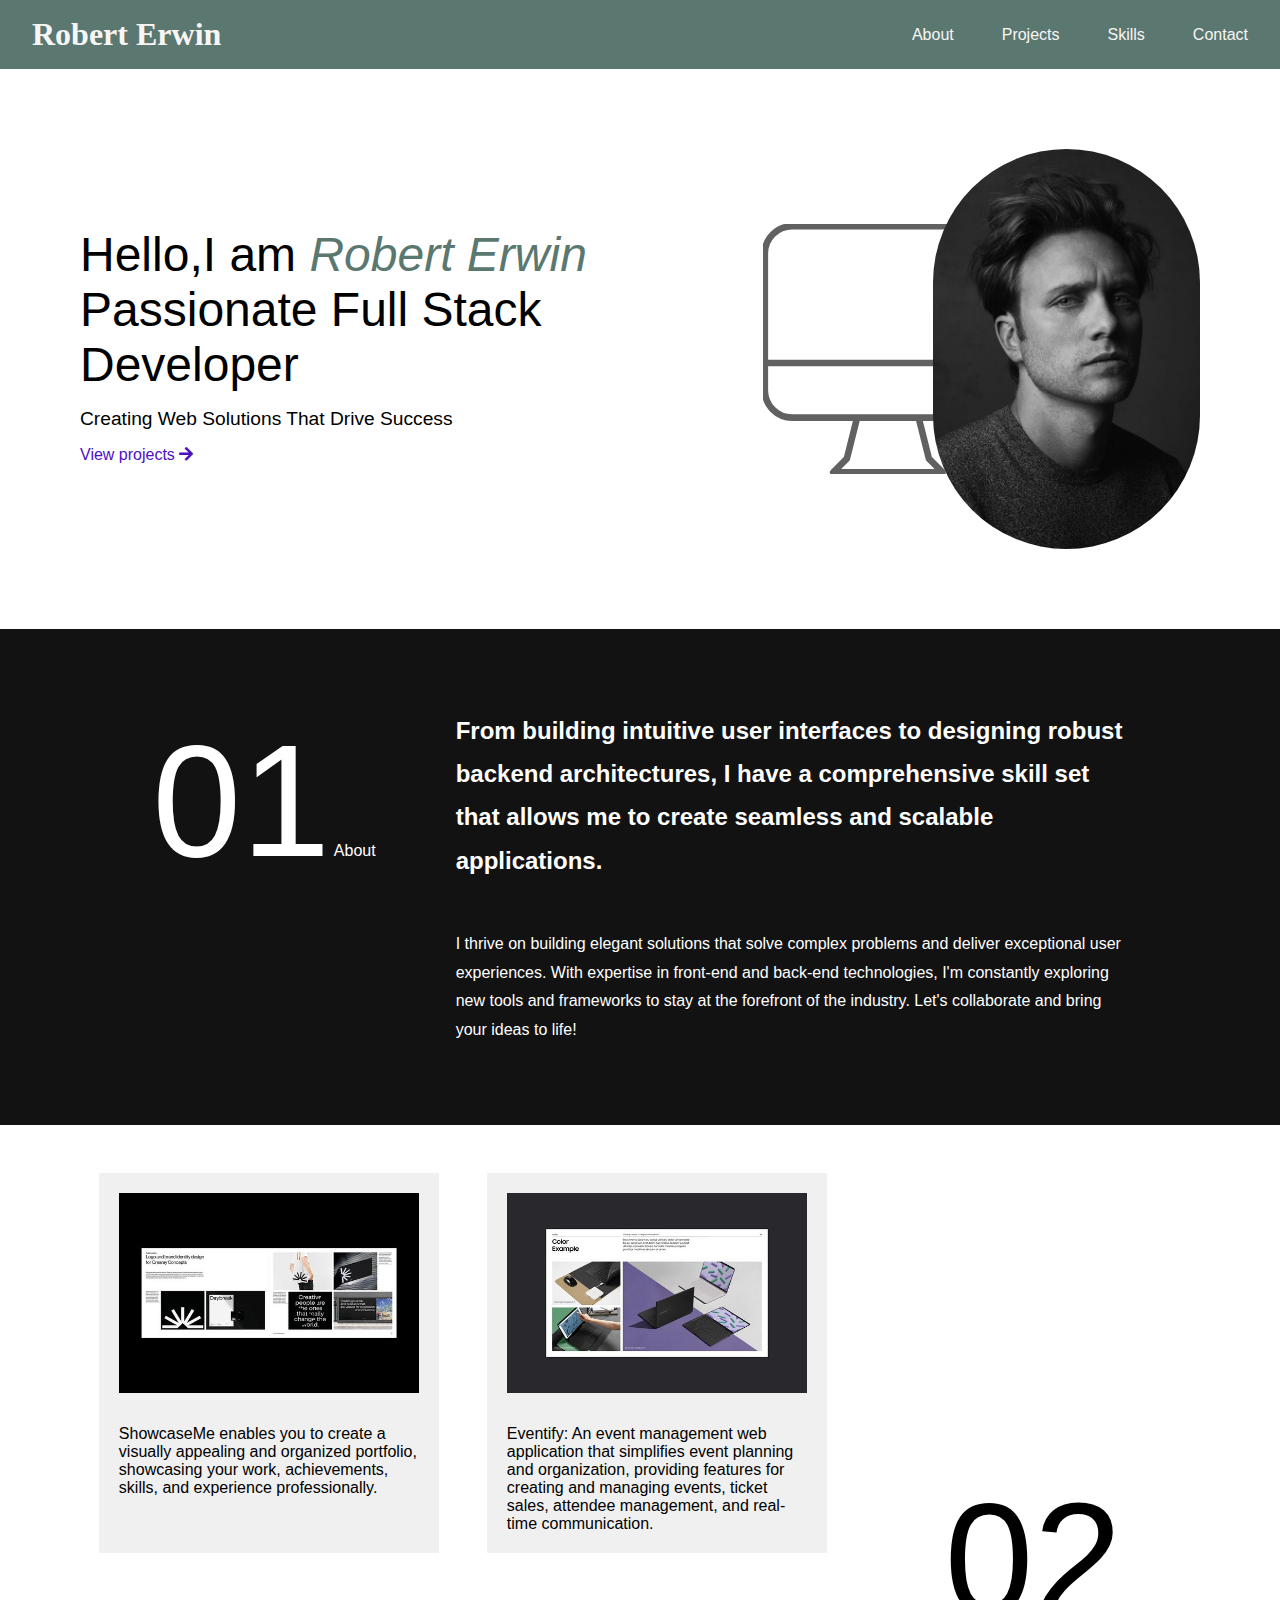
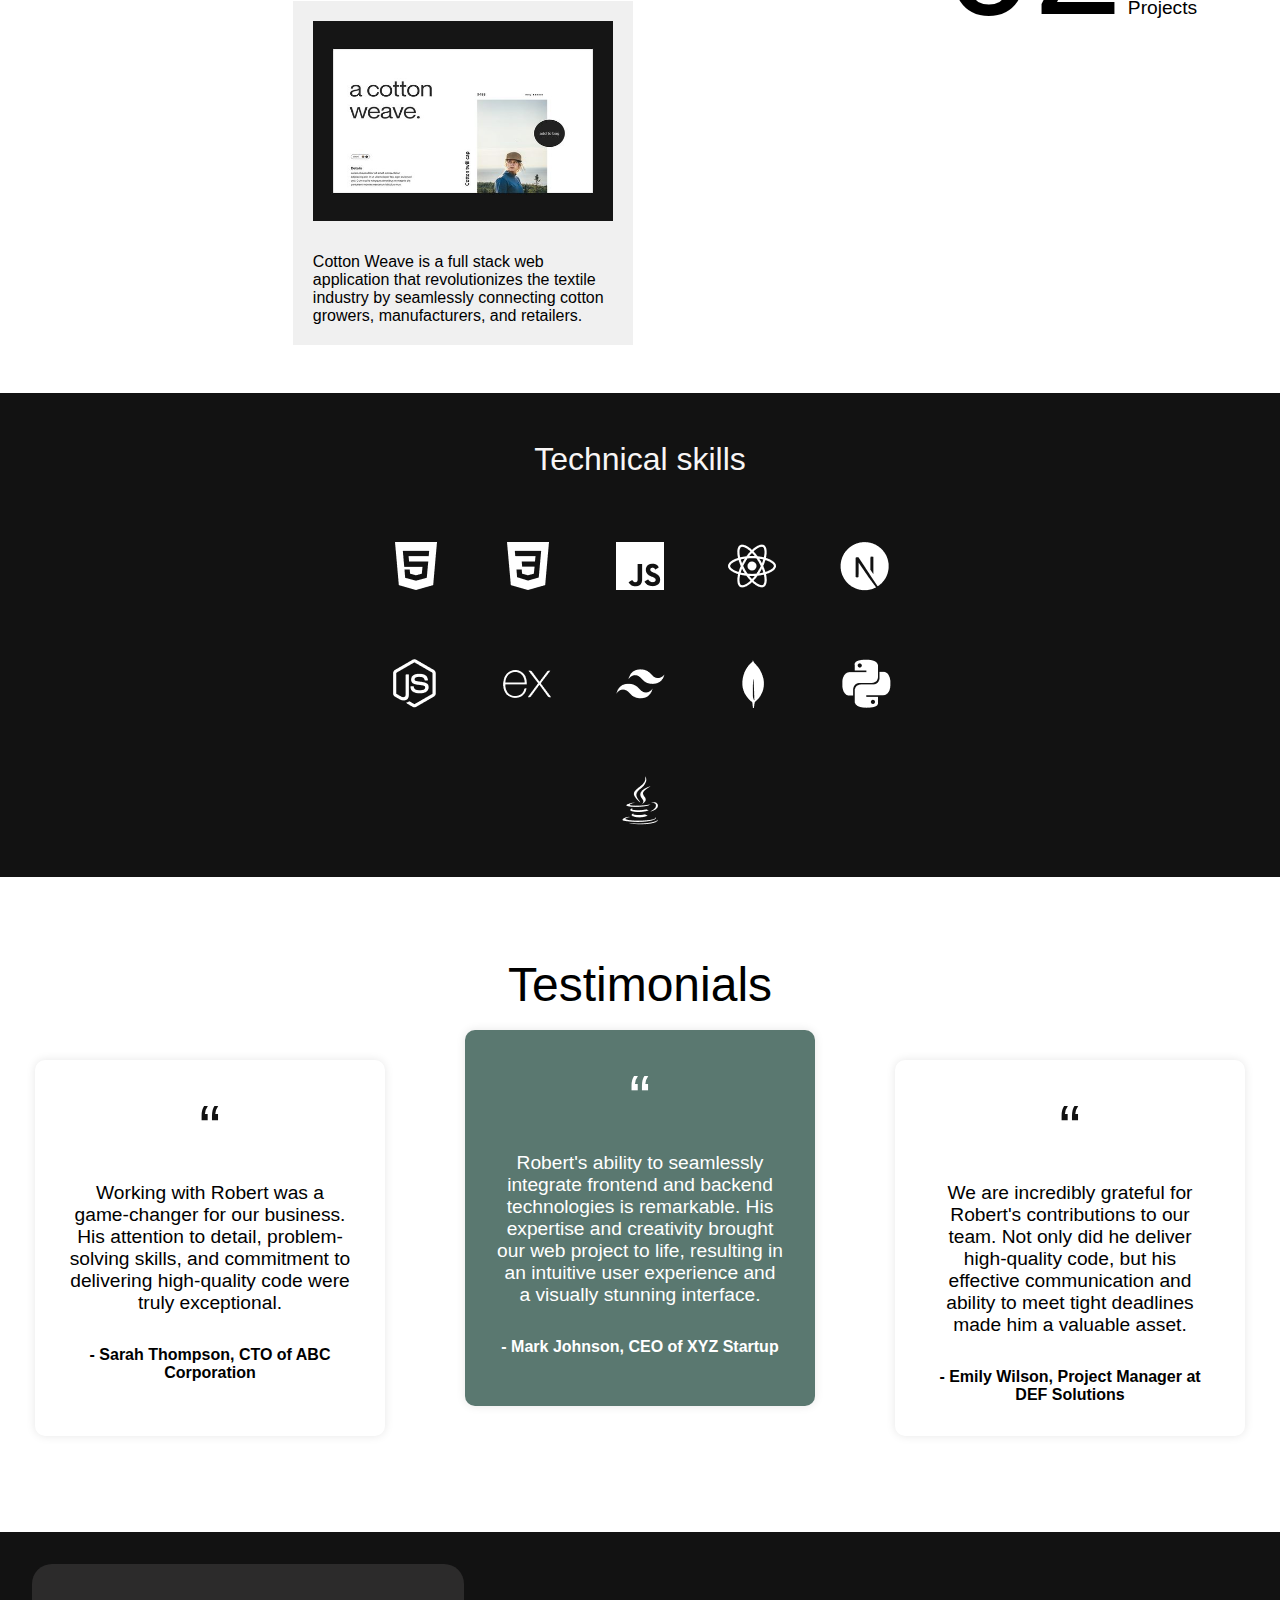
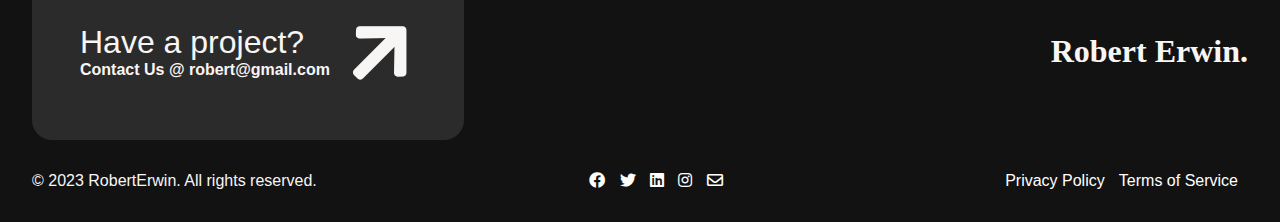
<file: techportfolio/port/index.html>
<!DOCTYPE html>
<html lang="en">
  <head>
    <meta charset="UTF-8" />
    <meta name="viewport" content="width=device-width, initial-scale=1.0" />
    <link
      href="https://api.fontshare.com/v2/css?f[]=poppins@701,200,500,301,201,300,601,600,401,501,400,700&f[]=styro@400&f[]=melodrama@100,200,300,400,500,600,700,800&display=swap"
      rel="stylesheet"
    />
    <link
      rel="stylesheet"
      href="https://cdnjs.cloudflare.com/ajax/libs/font-awesome/5.15.3/css/all.min.css"
    />
    <link rel="stylesheet" href="style.css" />
    <title>RE.design</title>
  </head>
  <body>
    <div class="wrapper">
      <nav class="navbar">
        <div class="name">
          <p>Robert Erwin</p>
        </div>
        <div class="menu-list">
          <a href="./index.html" class="menu">About</a>
          <a href="./projects.html" class="menu">Projects</a>
          <a href="./skills.html" class="menu">Skills</a>
          <a href="#footer" class="menu">Contact</a>
        </div>
      </nav>
      <section class="hero">
        <div class="hero-content">
          <h1>
            Hello,I am <span>Robert Erwin</span> <br />
            Passionate Full Stack Developer
          </h1>
          <p>Creating Web Solutions That Drive Success</p>
          <a href="./projects.html" class="underline-transition"
            >View projects
            <i class="fas fa-arrow-right"></i>
          </a>
        </div>
        <div class="overlap">
          <svg
            width="250"
            height="250"
            viewBox="0 0 381 381"
            fill="none"
            xmlns="http://www.w3.org/2000/svg"
          >
            <path
              d="M143.436 295.129L127.811 357.629L106.977 378.462H273.644L252.811 357.629L237.186 295.129M2.81055 211.795H377.811M44.4772 295.129H336.144C359.156 295.129 377.811 276.474 377.811 253.462V45.1286C377.811 22.1167 359.156 3.46191 336.144 3.46191H44.4772C21.4653 3.46191 2.81055 22.1167 2.81055 45.1286V253.462C2.81055 276.474 21.4653 295.129 44.4772 295.129Z"
              stroke="#616161"
              stroke-width="10"
              stroke-linecap="round"
              stroke-linejoin="round"
            />
          </svg>

          <img src="./images/mock1.jpg" alt="" height="400" class="img-1" />
        </div>
      </section>
      <div id="about" class="purpose">
        <div class="number"><span>01</span> About</div>
        <div class="what">
          <p class="one">
            From building intuitive user interfaces to designing robust backend
            architectures, I have a comprehensive skill set that allows me to
            create seamless and scalable applications.
          </p>
          <p class="two">
            I thrive on building elegant solutions that solve complex problems
            and deliver exceptional user experiences. With expertise in
            front-end and back-end technologies, I'm constantly exploring new
            tools and frameworks to stay at the forefront of the industry. Let's
            collaborate and bring your ideas to life!
          </p>
        </div>
      </div>
      <div id="project" class="details">
        <p class="title"><span>02</span> Projects</p>
        <div class="images">
          <div class="img img1">
            <img src="./images/img-1.jpg" width="300" height="200" />
            <p>
              ShowcaseMe enables you to create a visually appealing and
              organized portfolio, showcasing your work, achievements, skills,
              and experience professionally.
            </p>
          </div>
          <div class="img img2">
            <img src="./images/img-2.jpg" width="300" height="200" />
            <p>
              Eventify: An event management web application that simplifies
              event planning and organization, providing features for creating
              and managing events, ticket sales, attendee management, and
              real-time communication.
            </p>
          </div>
          <div class="img img3">
            <img src="./images/img-3.jpg" width="300" height="200" />
            <p>
              Cotton Weave is a full stack web application that revolutionizes
              the textile industry by seamlessly connecting cotton growers,
              manufacturers, and retailers.
            </p>
          </div>
        </div>
      </div>
      <div id="skills" class="logo-loop">
        <div class="brandinfo">Technical skills</div>
        <div class="logo-wrapper">
          <div class="logo-brand">
            <img src="./images/Frame.png" alt="Logo 1" />
          </div>
          <div class="logo-brand">
            <img src="./images/Frame-1.png" alt="Logo 3" />
          </div>
          <div class="logo-brand">
            <img src="./images/Frame-2.png" alt="Logo 2" />
          </div>
          <div class="logo-brand">
            <img src="./images/Frame-3.png" alt="Logo 3" />
          </div>
          <div class="logo-brand">
            <img src="./images/Frame-4.png" alt="Logo 3" />
          </div>
          <div class="logo-brand">
            <img src="./images/Frame-5.png" alt="Logo 3" />
          </div>
          <div class="logo-brand">
            <img src="./images/Frame-6.png" alt="Logo 3" />
          </div>
          <div class="logo-brand">
            <img src="./images/Frame-10.png" alt="Logo 3" />
          </div>
          <div class="logo-brand">
            <img src="./images/Frame-7.png" alt="Logo 3" />
          </div>
          <div class="logo-brand">
            <img src="./images/Frame-8.png" alt="Logo 3" />
          </div>
          <div class="logo-brand">
            <img src="./images/Frame-9.png" alt="Logo 3" />
          </div>
        </div>
      </div>
      <div class="testimonial-section" id="testimonials">
        <h1>Testimonials</h1>
        <div class="testimonials">
          <div class="testimonial-card">
            <blockquote>
              Working with Robert was a game-changer for our business. His
              attention to detail, problem-solving skills, and commitment to
              delivering high-quality code were truly exceptional.
            </blockquote>
            <p class="testimonial-author">
              - Sarah Thompson, CTO of ABC Corporation
            </p>
          </div>
          <div class="testimonial-card">
            <blockquote>
              Robert's ability to seamlessly integrate frontend and backend
              technologies is remarkable. His expertise and creativity brought
              our web project to life, resulting in an intuitive user experience
              and a visually stunning interface.
            </blockquote>
            <p class="testimonial-author">- Mark Johnson, CEO of XYZ Startup</p>
          </div>
          <div class="testimonial-card">
            <blockquote>
              We are incredibly grateful for Robert's contributions to our team.
              Not only did he deliver high-quality code, but his effective
              communication and ability to meet tight deadlines made him a
              valuable asset.
            </blockquote>
            <p class="testimonial-author">
              - Emily Wilson, Project Manager at DEF Solutions
            </p>
          </div>
        </div>
      </div>

      <footer id="footer">
        <div class="footer-content">
          <div class="footer-start">
            <div class="logo">
              <h1 style="font-family: Melodrama, serif">Robert Erwin.</h1>
            </div>
            <div class="footer-text">
              <div>
                <p>Have a project?</p>
                <h4>Contact Us @ robert@gmail.com</h4>
              </div>
              <i class="fas fa-arrow-right" id="arrow"></i>
            </div>
          </div>
          <div class="socials">
            <div class="copyright">
              <p>© 2023 RobertErwin. All rights reserved.</p>
            </div>
            <div class="connect">
              <a href="#"><i class="fab fa-facebook"></i></a>
              <a href="#"><i class="fab fa-twitter"></i></a>
              <a href="#"><i class="fab fa-linkedin"></i></a>
              <a href="#"><i class="fab fa-instagram"></i></a>
              <a href="#"><i class="far fa-envelope"></i></a>
            </div>
            <div class="legal-links">
              <a href="#">Privacy Policy</a>
              <a href="#">Terms of Service</a>
            </div>
          </div>
        </div>
      </footer>
    </div>
  </body>
</html>
</file>
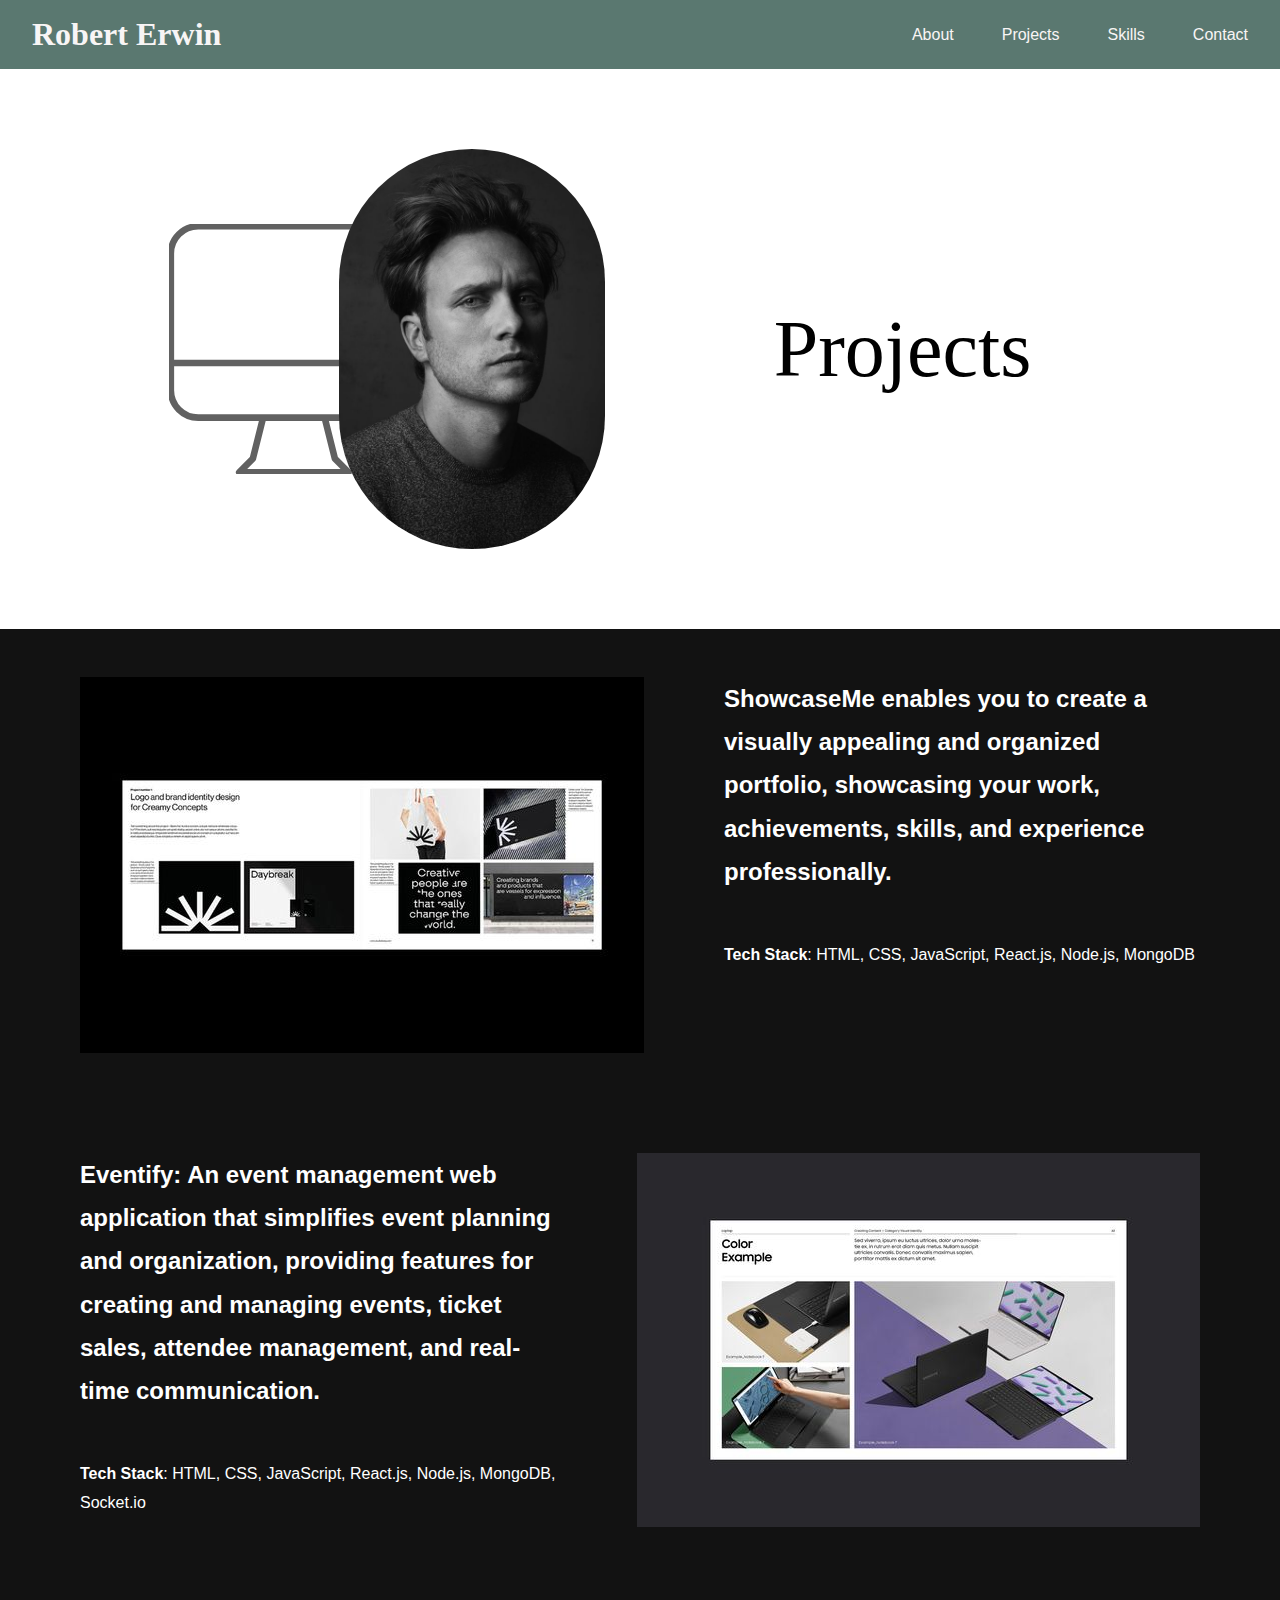
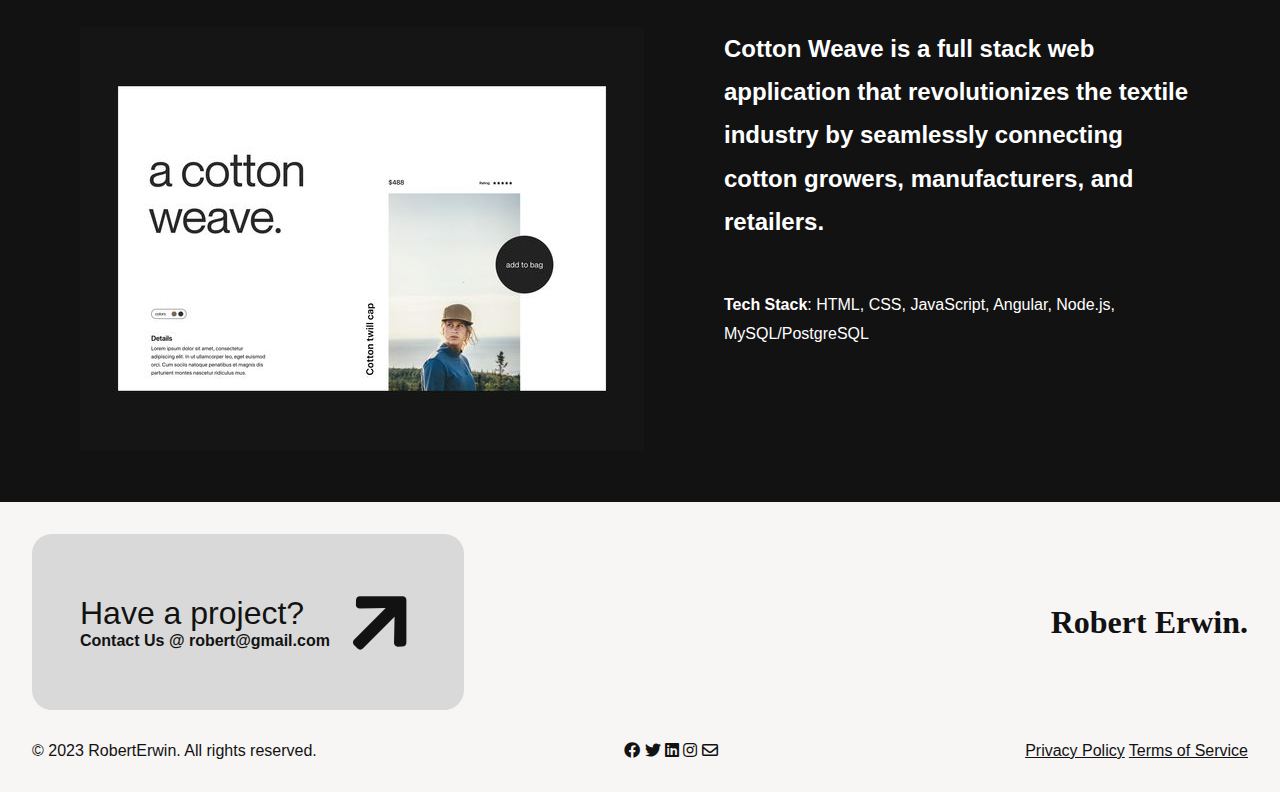
<file: techportfolio/port/projects.html>
<!DOCTYPE html>
<html lang="en">
  <head>
    <meta charset="UTF-8" />
    <meta name="viewport" content="width=device-width, initial-scale=1.0" />
    <link
      href="https://api.fontshare.com/v2/css?f[]=poppins@701,200,500,301,201,300,601,600,401,501,400,700&f[]=styro@400&f[]=melodrama@100,200,300,400,500,600,700,800&display=swap"
      rel="stylesheet"
    />
    <link
      rel="stylesheet"
      href="https://cdnjs.cloudflare.com/ajax/libs/font-awesome/5.15.3/css/all.min.css"
    />
    <link rel="stylesheet" href="style.css" />
    <title>RE.design</title>
  </head>
  <body>
    <div class="wrapper">
      <nav class="navbar">
        <div class="name">
          <p>Robert Erwin</p>
        </div>
        <div class="menu-list">
          <a href="./index.html" class="menu">About</a>
          <a href="./projects.html" class="menu">Projects</a>
          <a href="./skills.html" class="menu">Skills</a>
          <a href="#footer" class="menu">Contact</a>
        </div>
      </nav>
      <section class="hero">
        <div class="overlap">
          <svg
            width="250"
            height="250"
            viewBox="0 0 381 381"
            fill="none"
            xmlns="http://www.w3.org/2000/svg"
          >
            <path
              d="M143.436 295.129L127.811 357.629L106.977 378.462H273.644L252.811 357.629L237.186 295.129M2.81055 211.795H377.811M44.4772 295.129H336.144C359.156 295.129 377.811 276.474 377.811 253.462V45.1286C377.811 22.1167 359.156 3.46191 336.144 3.46191H44.4772C21.4653 3.46191 2.81055 22.1167 2.81055 45.1286V253.462C2.81055 276.474 21.4653 295.129 44.4772 295.129Z"
              stroke="#616161"
              stroke-width="10"
              stroke-linecap="round"
              stroke-linejoin="round"
            />
          </svg>
          <img src="./images/mock1.jpg" alt="" height="400" class="img-1" />
        </div>
        <div class="hero-content">
          <h1 style="font-size: 5rem; font-family: Melodrama, serif">
            Projects
          </h1>
        </div>
      </section>
      <div id="project1" class="purpose" style="padding: 3rem 5rem">
        <div class="number">
          <img src="./images/img-1.jpg" class="imgs" srcset="" />
        </div>
        <div class="what">
          <p class="one">
            ShowcaseMe enables you to create a visually appealing and organized
            portfolio, showcasing your work, achievements, skills, and
            experience professionally.
          </p>
          <p class="two">
            <strong>Tech Stack</strong>: HTML, CSS, JavaScript, React.js,
            Node.js, MongoDB
          </p>
        </div>
      </div>

      <div id="project2" class="details purpose" style="padding: 3rem 5rem">
        <div class="number">
          <img src="./images/img-2.jpg" alt="" class="imgs" />
        </div>
        <div class="what">
          <p class="one">
            Eventify: An event management web application that simplifies event
            planning and organization, providing features for creating and
            managing events, ticket sales, attendee management, and real-time
            communication.
          </p>
          <p class="two">
            <strong>Tech Stack</strong>: HTML, CSS, JavaScript, React.js,
            Node.js, MongoDB, Socket.io
          </p>
        </div>
      </div>

      <div id="project3" class="purpose" style="padding: 3rem 5rem">
        <div class="number"><img src="./images/img-3.jpg" class="imgs" /></div>
        <div class="what">
          <p class="one">
            Cotton Weave is a full stack web application that revolutionizes the
            textile industry by seamlessly connecting cotton growers,
            manufacturers, and retailers.
          </p>
          <p class="two">
            <strong>Tech Stack</strong>: HTML, CSS, JavaScript, Angular,
            Node.js, MySQL/PostgreSQL
          </p>
        </div>
      </div>

      <footer class="light" id="footer">
        <div class="footer-content">
          <div class="footer-start">
            <div class="logo">
              <h1 style="font-family: Melodrama, serif">Robert Erwin.</h1>
            </div>
            <div class="footer-text" style="background-color: #d9d9d9">
              <div>
                <p>Have a project?</p>
                <h4>Contact Us @ robert@gmail.com</h4>
              </div>
              <i class="fas fa-arrow-right" id="arrow"></i>
            </div>
          </div>
          <div class="socials">
            <div class="copyright">
              <p>© 2023 RobertErwin. All rights reserved.</p>
            </div>
            <div class="connects">
              <a href="#"><i class="fab fa-facebook light"></i></a>
              <a href="#"><i class="fab fa-twitter light"></i></a>
              <a href="#"><i class="fab fa-linkedin light"></i></a>
              <a href="#"><i class="fab fa-instagram light"></i></a>
              <a href="#"><i class="far fa-envelope light"></i></a>
            </div>
            <div class="legal-link light">
              <a href="#" class="light">Privacy Policy</a>
              <a href="#" class="light">Terms of Service</a>
            </div>
          </div>
        </div>
      </footer>
    </div>
  </body>
</html>
</file>
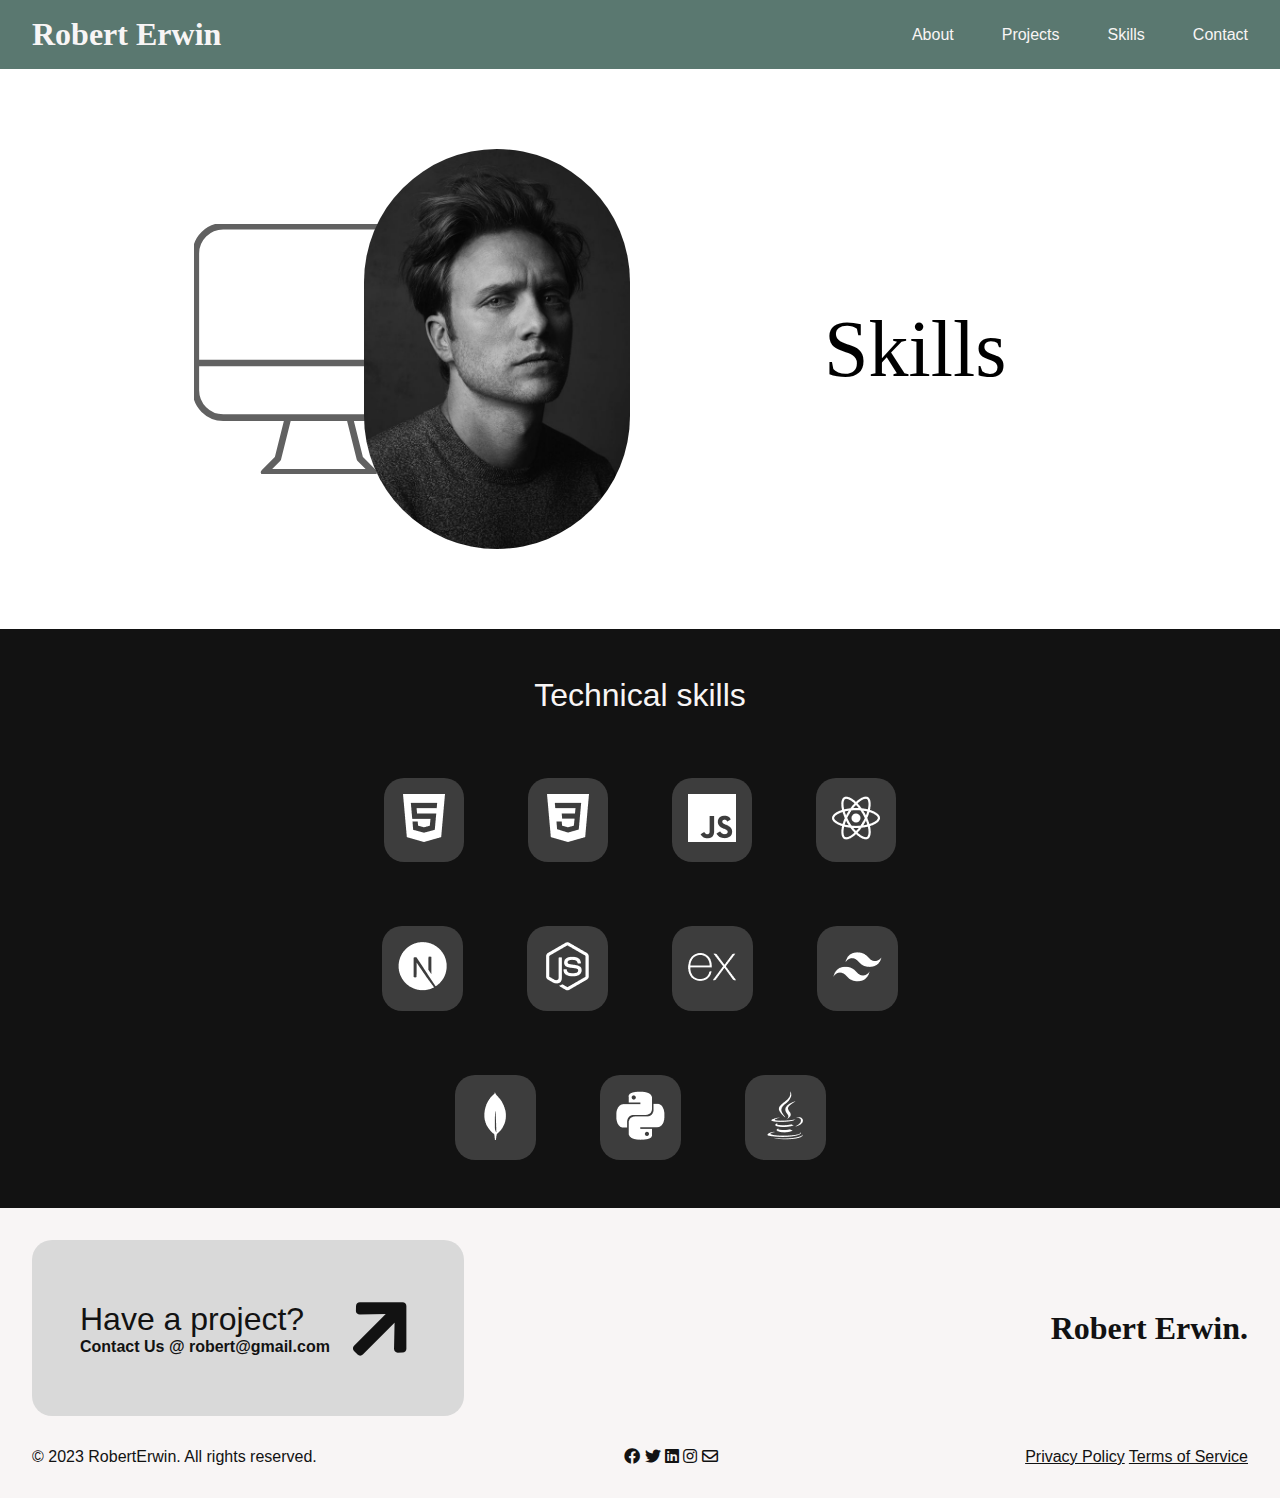
<file: techportfolio/port/skills.html>
<!DOCTYPE html>
<html lang="en">
  <head>
    <meta charset="UTF-8" />
    <meta name="viewport" content="width=device-width, initial-scale=1.0" />
    <link
      href="https://api.fontshare.com/v2/css?f[]=poppins@701,200,500,301,201,300,601,600,401,501,400,700&f[]=styro@400&f[]=melodrama@100,200,300,400,500,600,700,800&display=swap"
      rel="stylesheet"
    />
    <link
      rel="stylesheet"
      href="https://cdnjs.cloudflare.com/ajax/libs/font-awesome/5.15.3/css/all.min.css"
    />
    <link rel="stylesheet" href="style.css" />
    <title>RE.design</title>
  </head>
  <body>
    <div class="wrapper">
      <nav class="navbar">
        <div class="name">
          <p>Robert Erwin</p>
        </div>
        <div class="menu-list">
          <a href="./index.html" class="menu">About</a>
          <a href="./projects.html" class="menu">Projects</a>
          <a href="./skills.html" class="menu">Skills</a>
          <a href="#footer" class="menu">Contact</a>
        </div>
      </nav>
      <section class="hero">
        <div class="overlap">
          <svg
            width="250"
            height="250"
            viewBox="0 0 381 381"
            fill="none"
            xmlns="http://www.w3.org/2000/svg"
          >
            <path
              d="M143.436 295.129L127.811 357.629L106.977 378.462H273.644L252.811 357.629L237.186 295.129M2.81055 211.795H377.811M44.4772 295.129H336.144C359.156 295.129 377.811 276.474 377.811 253.462V45.1286C377.811 22.1167 359.156 3.46191 336.144 3.46191H44.4772C21.4653 3.46191 2.81055 22.1167 2.81055 45.1286V253.462C2.81055 276.474 21.4653 295.129 44.4772 295.129Z"
              stroke="#616161"
              stroke-width="10"
              stroke-linecap="round"
              stroke-linejoin="round"
            />
          </svg>
          <img src="./images/mock1.jpg" alt="" height="400" class="img-1" />
        </div>
        <div class="hero-content">
          <h1 style="font-size: 5rem; font-family: Melodrama, serif">Skills</h1>
        </div>
      </section>

      <div id="skills" class="logo-loop">
        <div class="brandinfo">Technical skills</div>
        <div class="logo-wrapper">
          <div class="logo-brand back">
            <img src="./images/Frame.png" alt="Logo 1" />
          </div>
          <div class="logo-brand back">
            <img src="./images/Frame-1.png" alt="Logo 3" />
          </div>
          <div class="logo-brand back">
            <img src="./images/Frame-2.png" alt="Logo 2" />
          </div>
          <div class="logo-brand back">
            <img src="./images/Frame-3.png" alt="Logo 3" />
          </div>
          <div class="logo-brand back">
            <img src="./images/Frame-4.png" alt="Logo 3" />
          </div>
          <div class="logo-brand back">
            <img src="./images/Frame-5.png" alt="Logo 3" />
          </div>
          <div class="logo-brand back">
            <img src="./images/Frame-6.png" alt="Logo 3" />
          </div>
          <div class="logo-brand back">
            <img src="./images/Frame-10.png" alt="Logo 3" />
          </div>
          <div class="logo-brand back">
            <img src="./images/Frame-7.png" alt="Logo 3" />
          </div>
          <div class="logo-brand back">
            <img src="./images/Frame-8.png" alt="Logo 3" />
          </div>
          <div class="logo-brand back">
            <img src="./images/Frame-9.png" alt="Logo 3" />
          </div>
        </div>
      </div>

      <footer id="footer" class="light">
        <div class="footer-content">
          <div class="footer-start">
            <div class="logo">
              <h1 style="font-family: Melodrama, serif">Robert Erwin.</h1>
            </div>
            <div class="footer-text" style="background-color: #d9d9d9">
              <div>
                <p>Have a project?</p>
                <h4>Contact Us @ robert@gmail.com</h4>
              </div>
              <i class="fas fa-arrow-right" id="arrow"></i>
            </div>
          </div>
          <div class="socials light">
            <div class="copyright">
              <p>© 2023 RobertErwin. All rights reserved.</p>
            </div>
            <div class="connects">
              <a href="#"><i class="fab fa-facebook light"></i></a>
              <a href="#"><i class="fab fa-twitter light"></i></a>
              <a href="#"><i class="fab fa-linkedin light"></i></a>
              <a href="#"><i class="fab fa-instagram light"></i></a>
              <a href="#"><i class="far fa-envelope light"></i></a>
            </div>
            <div class="legal-link light">
              <a href="#" class="light">Privacy Policy</a>
              <a href="#" class="light">Terms of Service</a>
            </div>
          </div>
        </div>
      </footer>
    </div>
  </body>
</html>
</file>
<file: techportfolio/port/style.css>
:root {
  --primary-color-1: #121212;
  --primary-color-2: #4e0fc3;
  --primary-color-3: #f8f5f5;
  --primary-color-4: #5a7870;
  --primary-color-1-shade: #2c2b2b;
  --primary-color-3-shade: #fafafadd;
}
html {
  scroll-behavior: smooth;
}
* {
  margin: 0;
  padding: 0;
  box-sizing: border-box;
  font-family: "Poppins", sans-serif;
}

::-webkit-scrollbar {
  width: 8px;
}
::-webkit-scrollbar-thumb {
  background: #3d3d3d;
  border-radius: 20px;
}
.wrapper {
  display: flex;
  flex-direction: column;
  overflow: hidden;
}
nav {
  padding: 1rem 2rem;
  display: flex;
  align-items: center;
  justify-content: space-between;
  background-color: var(--primary-color-4);
  color: var(--primary-color-3);
}
.menu-list {
  display: flex;
  gap: 3rem;
}

.menu {
  text-decoration: none;
  color: var(--primary-color-3);
}
.menu:hover {
  color: var(--primary-color-1);
  transition: color 0.2s;
}

.name {
  display: flex;
}
.overlap {
  display: flex;
  align-items: center;
}
.hero {
  padding: 5rem;
  display: flex;
  gap: 5rem;
  align-items: center;
  justify-content: space-evenly;
}
.img-1 {
  border-radius: 10rem;
  margin-left: -5rem;
  border-bottom-right-radius: 5px solid rgba(90, 120, 112);
}

.hero-content {
  display: flex;
  flex-direction: column;
  gap: 1rem;
}

.logo img {
  height: 30px;
}

.name > p {
  font-family: "Melodrama", serif;
  font-size: 2rem;
  font-weight: 900;
}

.hero-content h1 {
  font-weight: 500;
  font-size: 3rem;
  padding-right: 5rem;
}
.hero-content h1 > span {
  font-style: italic;
  color: #5a7870;
}
.hero-content p {
  font-size: 1.2rem;
}
.logo-loop {
  background-color: var(--primary-color-1);
  padding: 3rem;
  display: flex;
  text-align: center;
  flex-direction: column;
  align-items: center;
  justify-content: center;
  gap: 4rem;
}
.brandinfo {
  font-size: 2rem;
  color: var(--primary-color-3);
  /* font-weight: 800; */
}
.logo-wrapper {
  display: flex;
  justify-content: center;
  flex-wrap: wrap;
  gap: 4rem;
  width: 50%;
}
.hero-content > a {
  padding-bottom: 0.5rem;
  align-self: flex-start;
}
.brand-logo img {
  filter: contrast(1.2);
  image-rendering: pixelated;
}
.underline-transition {
  position: relative;
  display: inline-block;
  text-decoration: none;
  color: var(--primary-color-2);
  transition: color 0.3s;
  /* font-weight: 700; */
}

.underline-transition::after {
  content: "";
  position: absolute;
  left: 0;
  bottom: -2px;
  width: 100%;
  height: 2px;
  background-color: var(--primary-color-2);
  transform: scaleX(0);
  transform-origin: bottom right;
  transition: transform 0.3s;
}

.underline-transition:hover::after {
  transform: scaleX(1);
  transform-origin: bottom left;
}

.purpose {
  display: flex;
  justify-content: center;
  padding: 5rem;
  background-color: var(--primary-color-1);
  color: white;
  gap: 5rem;
}
.purpose span {
  font-size: 10rem;
}
.purpose > img {
  border-radius: 20px;
  min-width: none;
}
.what > .one {
  font-weight: 600;
  font-size: 1.5rem;
}
.two {
  font-weight: 400;
}
.what {
  display: flex;
  flex-direction: column;
  gap: 3rem;
  font-size: 1rem;
  width: 60%;
  line-height: 1.8;
}
.details {
  display: flex;
  flex-direction: row-reverse;
  padding: 2rem;
  justify-content: space-around;
}
.details > p > span {
  font-size: 10rem;
}
.details > .title {
  font-size: 1.2rem;
  align-self: center;
}
.img1 {
  grid-area: img1;
}
.img2 {
  grid-area: img2;
}
.img3 {
  grid-area: img3;
}
.images {
  display: grid;
  grid-template-areas:
    "img1 img2"
    "img3 img3";
  gap: 3rem;
  padding: 1rem;
  justify-items: center;
}

.img {
  background-color: #f0f0f0;
  padding: 20px;
  display: flex;
  flex-direction: column;
  gap: 2rem;
  width: min-content;
}
.testimonial-section {
  text-align: center;
  padding: 5rem 0;
}

.testimonial-section h1 {
  font-size: 3rem;
  font-weight: 400;
  margin-bottom: 2rem;
}

.testimonials {
  display: flex;
  justify-content: center;
  gap: 3rem;
  flex-wrap: wrap;
}

.testimonial-card {
  border-radius: 10px;
  width: 350px;
  margin: 1rem;
  padding: 2rem;
  background-color: #ffffff;
  text-align: center;
  box-shadow: 0 0 10px rgba(0, 0, 0, 0.1);
}

.testimonial-card blockquote {
  font-size: 1.2rem;
  margin-bottom: 2rem;
}

.testimonial-card .testimonial-author {
  font-weight: 600;
}

.testimonial-card::before {
  content: "\201C";
  font-family: Arial, sans-serif;
  font-size: 4rem;
  color: var(--primary-color-1);
  display: block;
  margin-bottom: 1rem;
}

.testimonial-card:nth-child(2) {
  background-color: var(--primary-color-4);
  color: #ffffff;
  position: relative;
  transform: translateY(-30px);
}

.testimonial-card:nth-child(2)::before {
  content: "\201C";
  color: #ffffff;
}

.testimonial-card:nth-child(2) .testimonial-author {
  color: #ffffff;
}

.testimonial-card ul {
  list-style: none;
  padding: 0;
  margin-bottom: 2rem;
}

.testimonial-card li {
  display: flex;
  align-items: center;
  margin-bottom: 1rem;
}
.light {
  background-color: var(--primary-color-3);
  color: var(--primary-color-1);
}
.light > a {
  color: var(--primary-color-1);
}

footer {
  background-color: var(--primary-color-1);
  color: var(--primary-color-3);
  padding: 2rem;
}
#arrow {
  font-size: 5rem;
  transform: rotate(-45deg);
}

.footer-content {
  display: flex;
  flex-direction: column;
}
.footer-start {
  display: flex;
  flex-direction: row-reverse;
  align-items: center;
  justify-content: space-between;

  margin-bottom: 2rem;
}
.footer-text {
  display: flex;
  gap: 1rem;
  padding: 3rem;
  border-radius: 20px;
  justify-self: flex-start;
  background-color: var(--primary-color-1-shade);
  align-items: center;
}
.footer-text p {
  font-size: 2rem;
}

.footer-social-icons a:hover {
  opacity: 0.8;
}
.socials {
  display: flex;
  justify-content: space-between;
}

.legal-links a,
.connect i {
  color: #ffffff;
  text-decoration: none;
  margin-right: 10px;
}

.legal-links a:hover,
i:hover {
  opacity: 0.8;
  cursor: pointer;
}
.back {
  padding: 1rem;
  background-color: #3d3d3d;
  border-radius: 20px;
}
.light > i {
  color: #121212;
}
@media screen and (max-width: 1200px) {
  body,
  html {
    font-size: 14px;
  }
  .hero > .img-2 {
    display: none;
  }
  .plans {
    flex-wrap: wrap;
    justify-content: center;
  }
  .testimonial-card:nth-child(2) {
    transform: translateY(0px);
  }
}
@media screen and (max-width: 768px) {
  body,
  html {
    font-size: 12px;
  }
  .name > svg {
    width: 20px;
    height: 20px;
  }
  .menu-list {
    display: none;
  }
  .hero > img {
    display: none;
  }
  .overlap > svg {
    display: none;
  }
  .overlap > img {
    margin-left: 0;
  }

  .name {
    justify-content: center;
    align-items: center;
  }

  .menu-toggle {
    display: block;
  }

  .menu-toggle button {
    background-color: transparent;
    border: none;
    font-size: 2rem;
    color: var(--primary-color-1);
    cursor: pointer;
  }

  .menu-toggle .icon-menu {
    display: block;
  }

  .menu-toggle .icon-close {
    display: none;
  }
  .hero-content > a {
    align-self: center;
  }

  nav.menu-open .menu-toggle .icon-menu {
    display: none;
  }

  nav.menu-open .menu-toggle .icon-close {
    display: block;
  }

  nav.menu-open .menu-list {
    display: flex;
    flex-direction: column;
    align-items: center;
    gap: 1.5rem;
  }

  .hero {
    flex-direction: column;
    padding: 3rem;
    text-align: center;
    align-items: center;
  }

  .hero-content {
    gap: 2rem;
    width: 100%;
  }

  .hero-content h1 {
    font-size: 1.8rem;
    padding: 0;
  }

  .hero-content p {
    font-size: 1rem;
  }

  .brand-logo img {
    height: 20px;
  }

  .logo-wrapper {
    width: 100%;
  }

  .purpose {
    flex-direction: column;
    padding: 3rem;
    gap: 3rem;
  }

  .purpose span {
    font-size: 6rem;
  }

  .what {
    width: 100%;
    padding: 2rem;
  }

  .details {
    flex-direction: column;
    gap: 2rem;
    padding: 1rem;
  }

  .details p.title {
    text-align: center;
  }

  .images {
    display: flex;
    justify-content: center;
    flex-wrap: wrap;
  }
  .imgs {
    width: -webkit-fill-available;
  }

  footer {
    padding: 1rem;
  }

  .footer-start {
    flex-direction: column;
    justify-content: center;
    text-align: center;
    gap: 1rem;
  }

  .footer-text {
    padding: 2rem;
    text-align: left;
  }
  .footer-text p {
    font-size: 1.5rem;
  }

  .footer-social-icons,
  .legal-links {
    justify-content: center;
  }
  .socials {
    gap: 1rem;
    flex-wrap: wrap;
    justify-content: center;
  }
}
@media screen and (max-width: 768px) {
  .images {
    grid-template-areas:
      "img1"
      "img2"
      "img3";
    gap: 0.5rem;
    padding: 0.5rem;
  }
}
</file>
